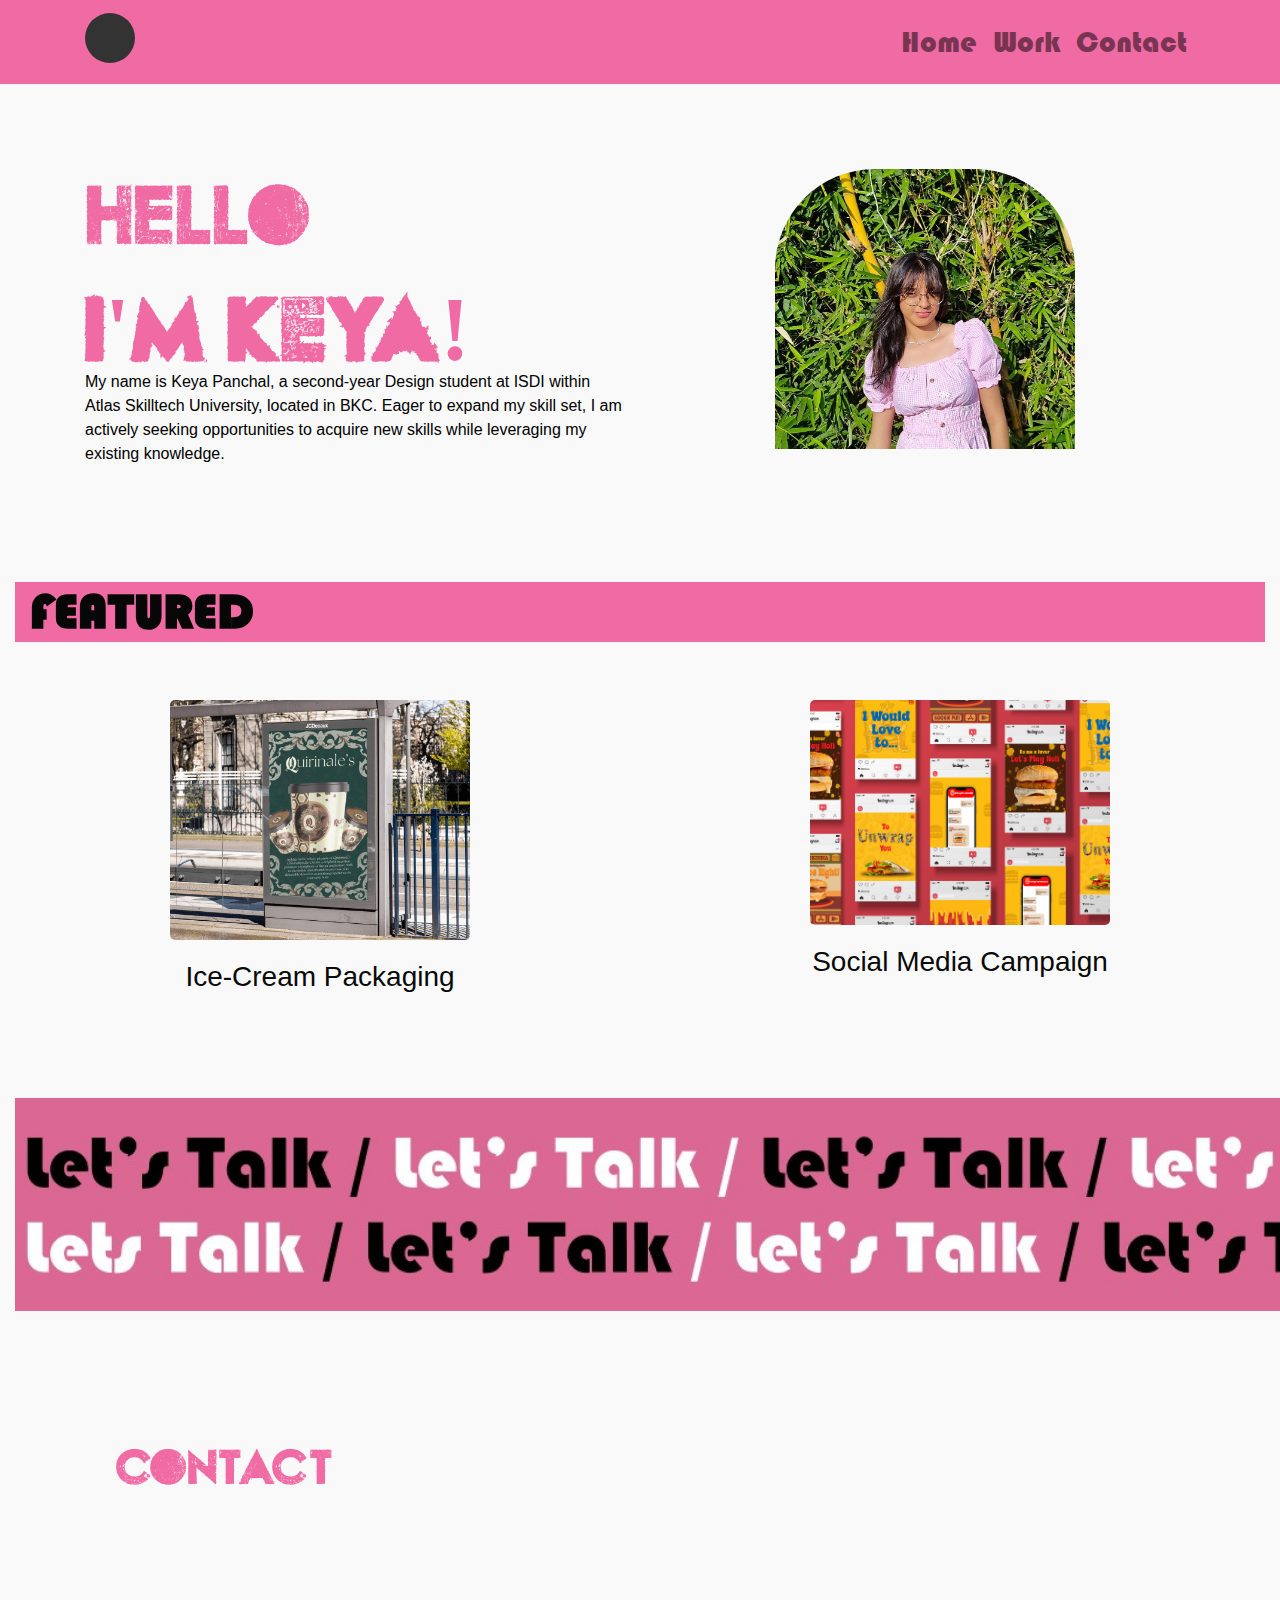
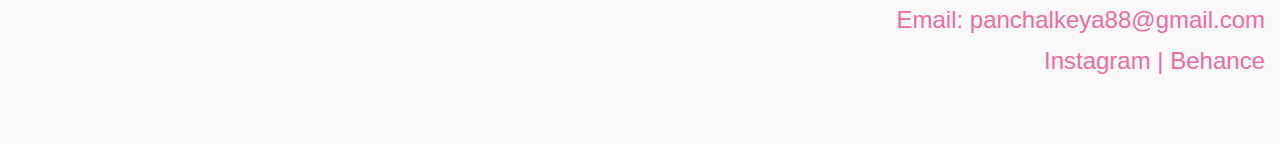
<file: index.html>
<!DOCTYPE html>
<html lang="en">
<head>
  <meta charset="UTF-8">
  <meta name="viewport" content="width=device-width, initial-scale=1.0">
  <title>Portfolio - Keya Panchal</title>
  <link href="https://maxcdn.bootstrapcdn.com/bootstrap/4.5.2/css/bootstrap.min.css" rel="stylesheet">
  <link href="styles.css" rel="stylesheet">
</head>
<body>
  <!-- Navbar -->
  <nav class="navbar navbar-expand-lg navbar-light bg-pink">
    <div class="container">
      <a class="navbar-brand" href="#"><span class="dot"></span></a>
      <button class="navbar-toggler" type="button" data-toggle="collapse" data-target="#navbarNav" aria-controls="navbarNav" aria-expanded="false" aria-label="Toggle navigation">
        <span class="navbar-toggler-icon"></span>
      </button>
      <div class="collapse navbar-collapse justify-content-end" id="navbarNav">
        <ul class="navbar-nav">
          <li class="nav-item"><a class="nav-link" href="index.html">Home</a></li>
          <li class="nav-item"><a class="nav-link" href="work.html">Work</a></li>
          <li class="nav-item"><a class="nav-link" href="#">Contact</a></li>
        </ul>
      </div>
    </div>
  </nav>

  <!-- About Section -->
  <section class="about-section text-center py-5">
    <div class="container">
      <div class="row align-items-center">
        <div class="col-md-6 text-md-left">
          <h1 class="hello"> Hello </h1>
          <h2 class="hello-text">I'm Keya!</h2>
          <p class="intro-text">
            My name is Keya Panchal, a second-year Design student at ISDI within Atlas Skilltech University, located in BKC. Eager to expand my skill set, I am actively seeking opportunities to acquire new skills while leveraging my existing knowledge.
          </p>
        </div>
        <div class="col-md-6 text-center">
          <img src="my picture.jpg" alt="Keya Panchal" class="img-fluid profile-image">
        </div>
      </div>
    </div>
  </section>

  <!-- Featured Section -->
  <section class="featured-section text-center py-5 ">
    <div class="container-fluid">
        <div height="250px" color="black" style="background-color: #f9f9f9 ;">
      <h2 class="featured-title">FEATURED</h2>
    </div>
      <div class="row">
        <div class="col-md-6">
          <div class="featured-item" style="margin-top: 50px";>
            <img src="long-bus-stand-poster-mockup-0016.jpg" alt="Ice-Cream Packaging" class="img-fluid" width="450px" height="650px">
            <a href="packaging design.html" target="_self" class="link-secondary link-offset-2 link-underline-opacity-25 link-underline-opacity-100-hover"><h3>Ice-Cream Packaging</h3></a>
          </div>
        </div>
        <div class="col-md-6">
          <div class="featured-item" style="margin-top: 50px";>
            <img src="Mockup.jpg" alt="Social Media Campaign" class="img-fluid" width="450px" height="650px">
            <a href="Burgerking.html" target="_self" class="link-secondary link-offset-2 link-underline-opacity-25 link-underline-opacity-100-hover"><h3>Social Media Campaign</h3></a>
          </div>
        </div>
      </div>
    </div>
  </section>

  <!-- Contact Section -->
  <section class="contact-section text-center py-5">
    <div class="container-fluid">
      <img src="banner.jpg" alt="lets talk" style="width: 1500px;"> 
      <p style="font-family: myfirst; font-size: 50px; text-align: left; padding: 100px;">Contact</p>
      <ul class="list contact-info" style="text-align: right;">
        <li class="list">Email: panchalkeya88@gmail.com</li>
        <li class="list">Instagram | Behance</li>
      </ul>
    </div>
  </section>

  <script src="https://code.jquery.com/jquery-3.5.1.slim.min.js"></script>
  <script src="https://cdn.jsdelivr.net/npm/bootstrap@4.5.2/dist/js/bootstrap.bundle.min.js"></script>
</body>
</html>
</file>
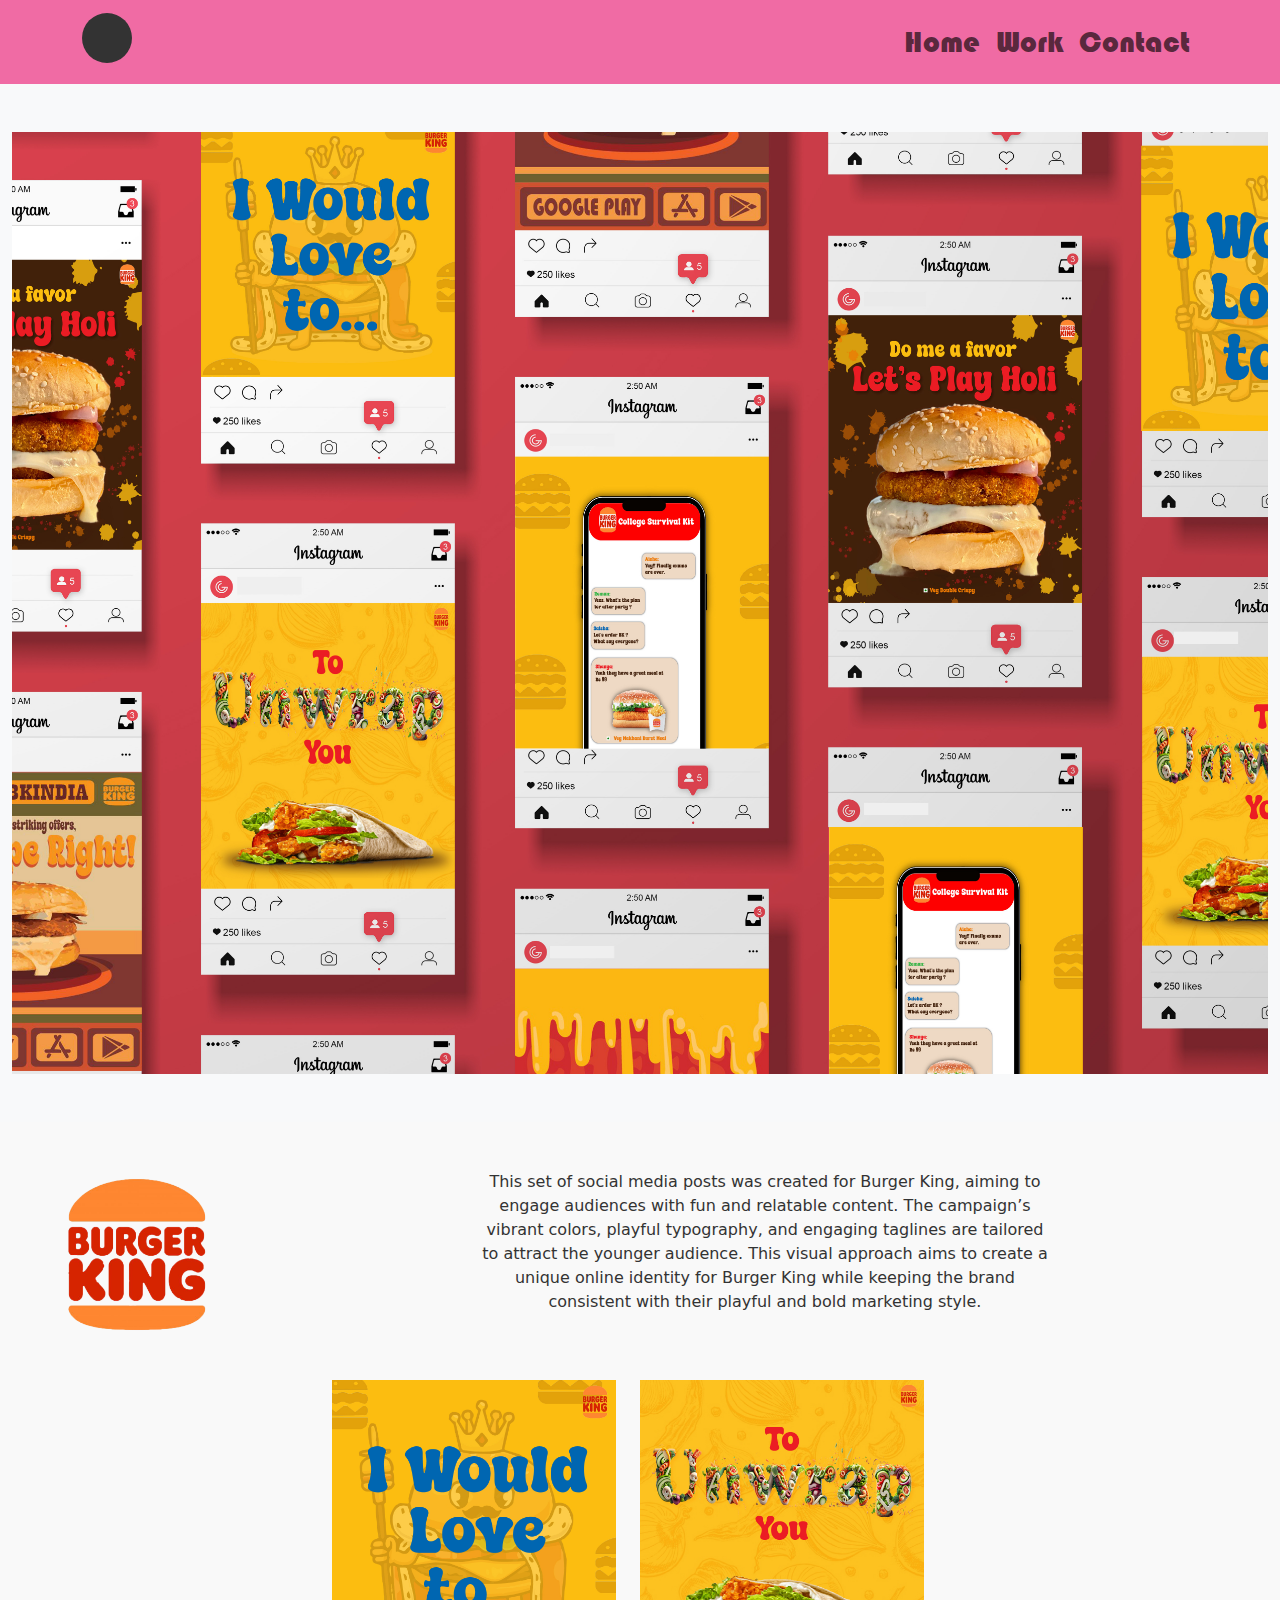
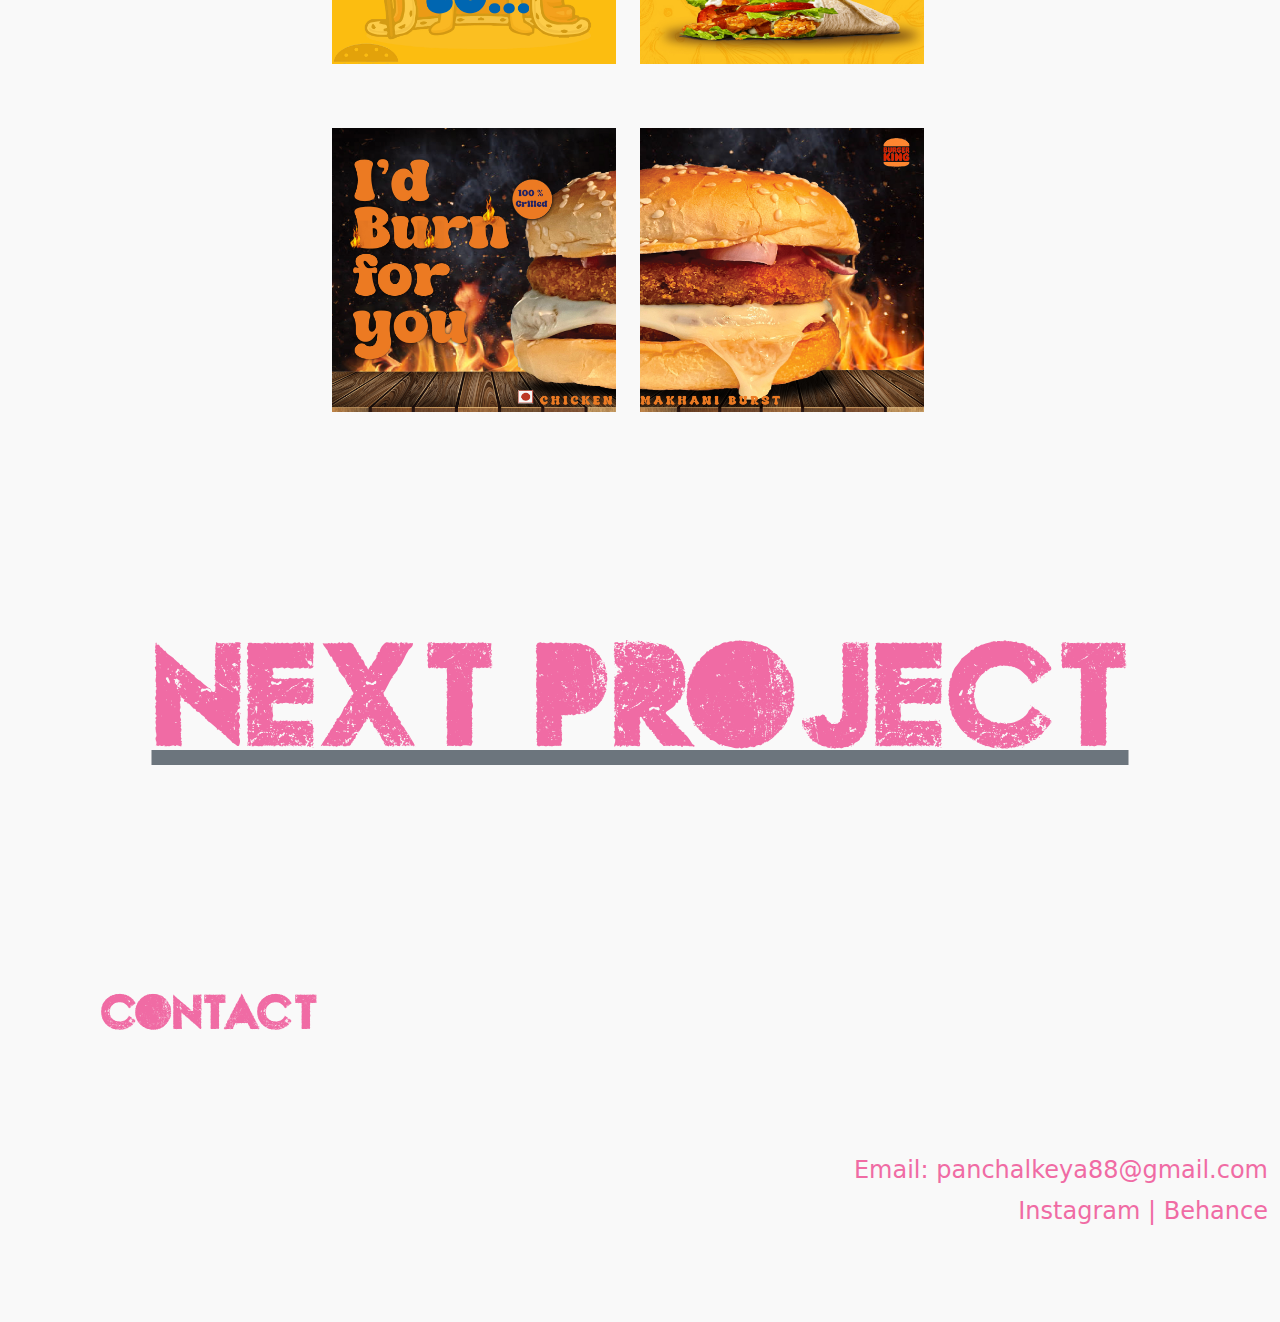
<file: Burgerking.html>
<!DOCTYPE html>
<html lang="en">
<head>
  <meta charset="UTF-8">
  <meta name="viewport" content="width=device-width, initial-scale=1.0">
  <title>Burger King Campaign</title>
  <link href="https://cdn.jsdelivr.net/npm/bootstrap@5.3.0-alpha1/dist/css/bootstrap.min.css" rel="stylesheet">
  <link href="styles.css" rel="stylesheet">
</head>
<body>

  <!-- Navbar -->
<nav class="navbar navbar-expand-lg navbar-light bg-pink">
    <div class="container">
      <a class="navbar-brand" href="#"><span class="dot"></span></a>
      <button class="navbar-toggler" type="button" data-toggle="collapse" data-target="#navbarNav" aria-controls="navbarNav" aria-expanded="false" aria-label="Toggle navigation">
        <span class="navbar-toggler-icon"></span>
      </button>
      <div class="collapse navbar-collapse justify-content-end" id="navbarNav">
        <ul class="navbar-nav">
          <li class="nav-item"><a class="nav-link" href="index.html">Home</a></li>
          <li class="nav-item"><a class="nav-link" href="work.html">Work</a></li>
          <li class="nav-item"><a class="nav-link" href="#">Contact</a></li>
        </ul>
      </div>
    </div>
  </nav>

  <!-- Social Media Post Images Section -->
  <section class="posts-section bg-light py-5">
    <div class="container-fluid">
      <img src="Mockup.jpg" alt="Instagram Page" width="100%">
    </div>
  </section>

  <!-- Burger King Campaign Section -->
  <section class="campaign-section text-center py-5">
    <div class="container-fluid">
        <div class="row mx-auto">
      <img src="burger-king.png" class="mb-3" alt="Burger King Logo" style="max-width: 250px;">
      <p class="campaign-description mx-auto" style="max-width: 600px;">
        This set of social media posts was created for Burger King, aiming to engage audiences with fun and relatable content. The campaign’s vibrant colors, playful typography, and engaging taglines are tailored to attract the younger audience. This visual approach aims to create a unique online identity for Burger King while keeping the brand consistent with their playful and bold marketing style.
      </p>
      <div class="row my-4">
        <div class="col-md-3 col-6 mb-3"  style="margin-left: 25%;">
          <img src="Post 1.jpg" class="img-fluid" alt="Campaign Image 1">
        </div>
        <div class="col-md-3 col-6 mb-3">
          <img src="Post 2.jpg" class="img-fluid" alt="Campaign Image 2">
        </div>
    </div>
    <div class="row my-4">
        <div class="col-md-3 col-6 mb-3" style="margin-left: 25%;">
          <img src="Post 3.jpg" class="img-fluid" alt="Campaign Image 3">
        </div>
        <div class="col-md-3 col-6 mb-3">
          <img src="Post 4.jpg" class="img-fluid" alt="Campaign Image 4">
        </div>
        </div>   
    </div>
    </div>
  </section>

  <!-- Next Project Section -->
  <section class="next-project-section text-center py-5">
<a href="packaging design.html" target="_self" class="link-secondary link-offset-2 link-underline-opacity-100-hover"><h2 class="next-project-title" style="font-size: 150px; font-family: myfirst; color: #f06ba4;">NEXT PROJECT</h2></a>
  </section>

  <!-- Contact Section -->
  <section class="contact-section text-center py-5">
    <div class="container-fluid">
      <div class="row my-4">
      <p style="font-family: myfirst; font-size: 50px; text-align: left; padding: 100px;">Contact</p>
      <ul class="list contact-info" style="text-align: right;">
        <li class="list">Email: panchalkeya88@gmail.com</li>
        <li class="list">Instagram | Behance</li>
      </ul>
    </div>
    </div>
  </section>

  <script src="https://cdn.jsdelivr.net/npm/bootstrap@5.3.0-alpha1/dist/js/bootstrap.bundle.min.js"></script>
</body>
</html>
</file>
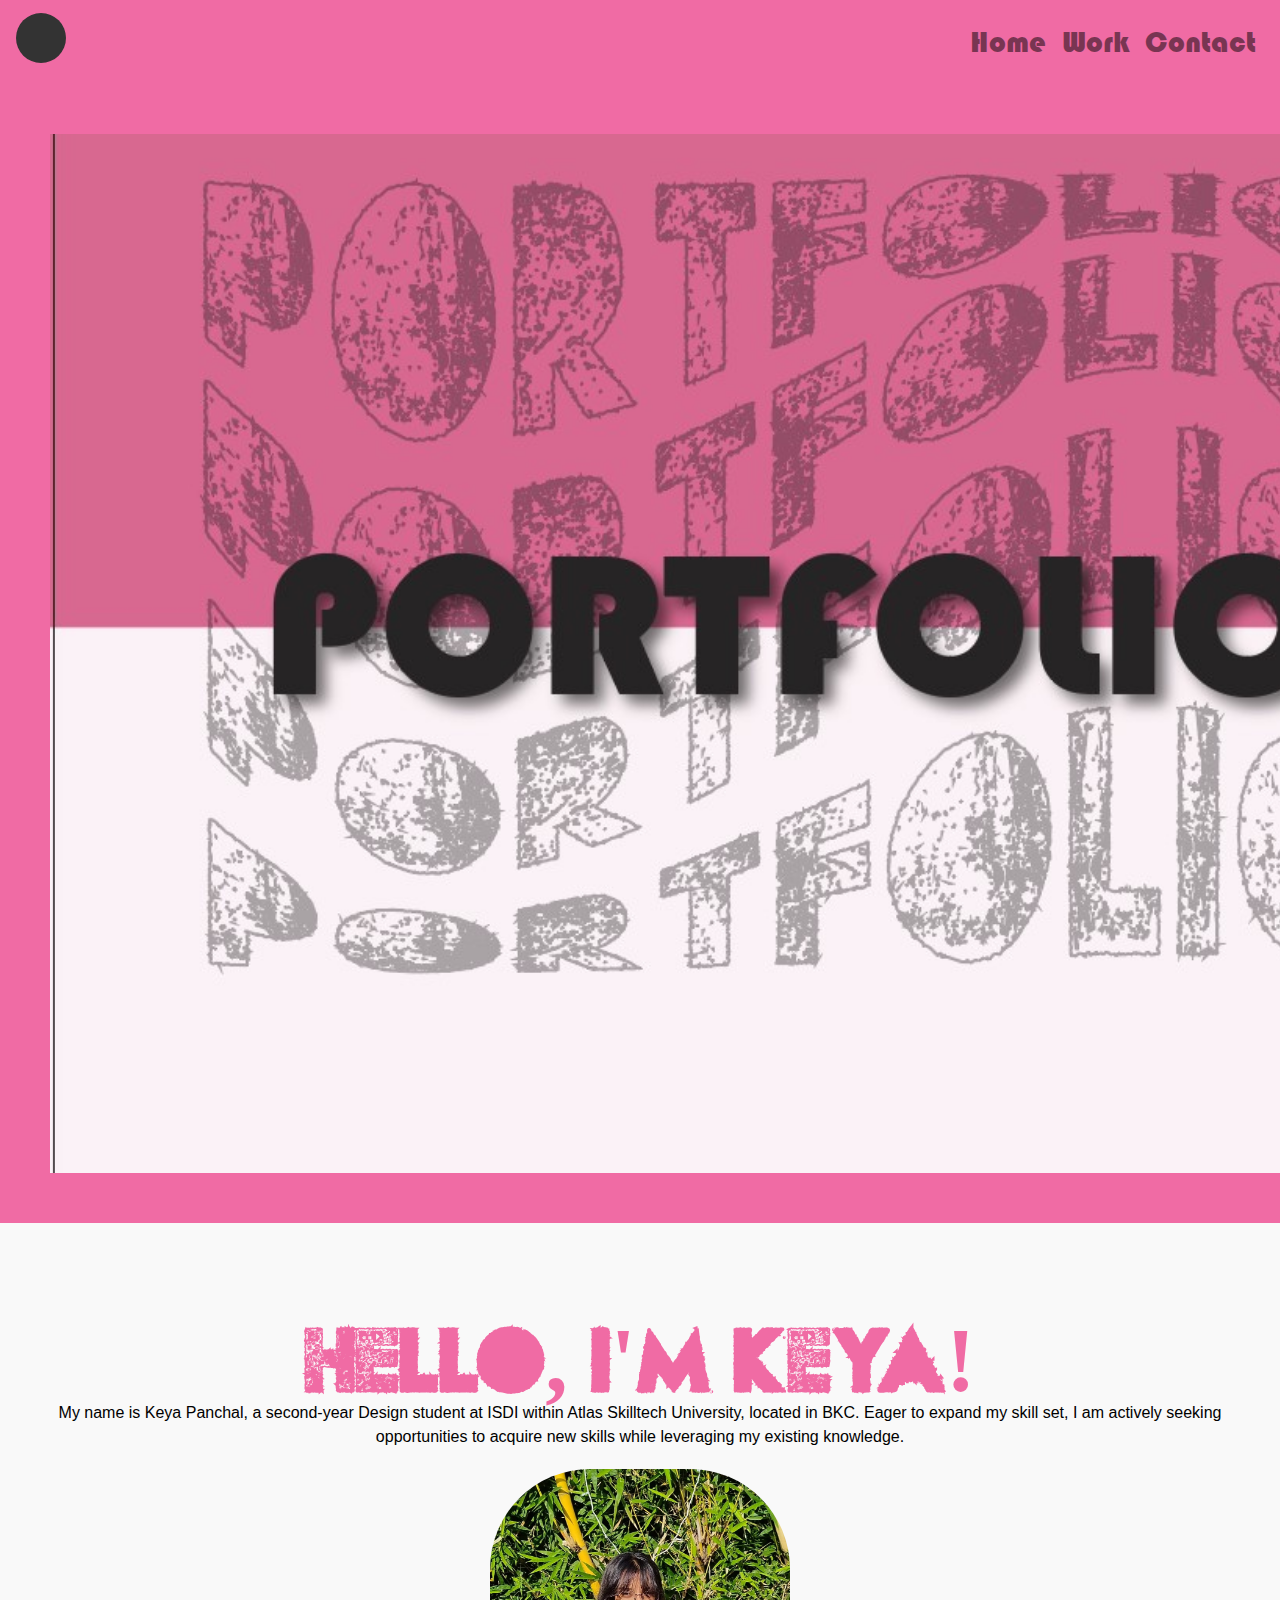
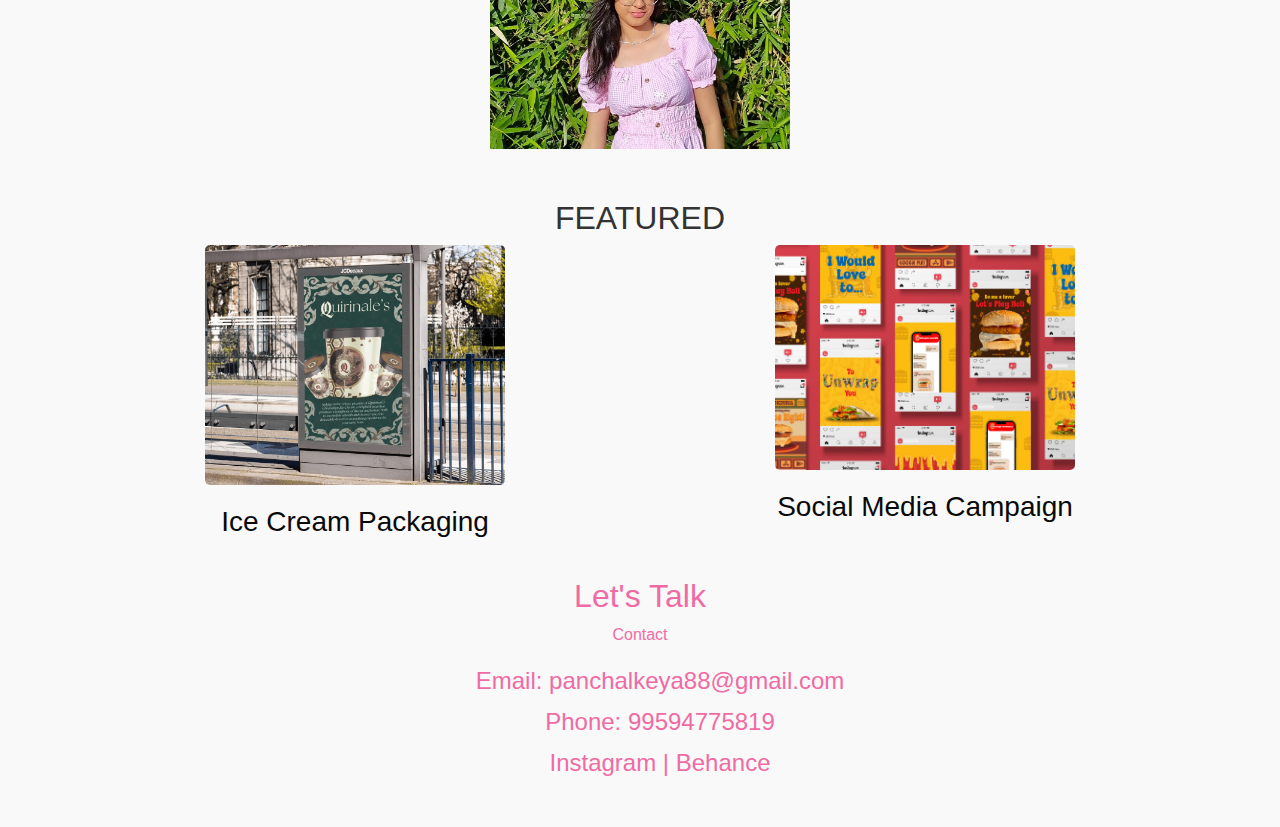
<file: figma portfolio.html>
<!DOCTYPE html>
<html lang="en">
<head>
  <meta charset="UTF-8">
  <meta name="viewport" content="width=device-width, initial-scale=1.0">
  <title>Portfolio - Keya Panchal</title>
  <link href="https://maxcdn.bootstrapcdn.com/bootstrap/4.5.2/css/bootstrap.min.css" rel="stylesheet">
  <link href="styles.css" rel="stylesheet">
</head>
<body>
  <!-- Navbar -->
  <nav class="navbar navbar-expand-lg navbar-light bg-pink">
    <a class="navbar-brand" href="#"><span class="dot"></span></a>
    <div class="collapse navbar-collapse justify-content-end">
      <ul class="navbar-nav">
        <li class="nav-item"><a class="nav-link" href="#">Home</a></li>
        <li class="nav-item"><a class="nav-link" href="#">Work</a></li>
        <li class="nav-item"><a class="nav-link" href="#">Contact</a></li>
      </ul>
    </div>
  </nav>

  <!-- Header Section -->
  <section class="header-section text-center">
    <img src="Home.jpg" alt="Portfolioimg" width="1500px">
  </section>

  <!-- About Section -->
  <section class="about-section text-center">
    <h2 class="hello-text">Hello, I'm Keya!</h2>
    <p class="intro-text">
      My name is Keya Panchal, a second-year Design student at ISDI within Atlas Skilltech University, located in BKC. Eager to expand my skill set, I am actively seeking opportunities to acquire new skills while leveraging my existing knowledge.
    </p>
    <img src="my picture.jpg" alt="Keya Panchal" class="profile-image">
  </section>

  <!-- Featured Section -->
  <section class="featured-section text-center">
    <h2>FEATURED</h2>
    <div class="container">
      <div class="row">
        <div class="col-md-6">
          <div class="featured-item">
            <img src="long-bus-stand-poster-mockup-0016.jpg" alt="Ice Cream Packaging" class="img-fluid" width="351px" height="439px">
            <h3>Ice Cream Packaging</h3>
          </div>
        </div>
        <div class="col-md-6">
          <div class="featured-item">
            <img src="Mockup.jpg" alt="Social Media Campaign" class="img-fluid" width="351px" height="439px">
            <h3>Social Media Campaign</h3>
          </div>
        </div>
      </div>
    </div>
  </section>

  <!-- Contact Section -->
  <section class="contact-section text-center">
    <h2>Let's Talk</h2>
    <p>Contact</p>
    <ul class="contact-info">
      <li>Email: panchalkeya88@gmail.com</li>
      <li>Phone: 99594775819</li>
      <li>Instagram | Behance</li>
    </ul>
  </section>

  <script src="https://code.jquery.com/jquery-3.5.1.slim.min.js"></script>
  <script src="https://cdn.jsdelivr.net/npm/bootstrap@4.5.2/dist/js/bootstrap.bundle.min.js"></script>
</body>
</html>
</file>
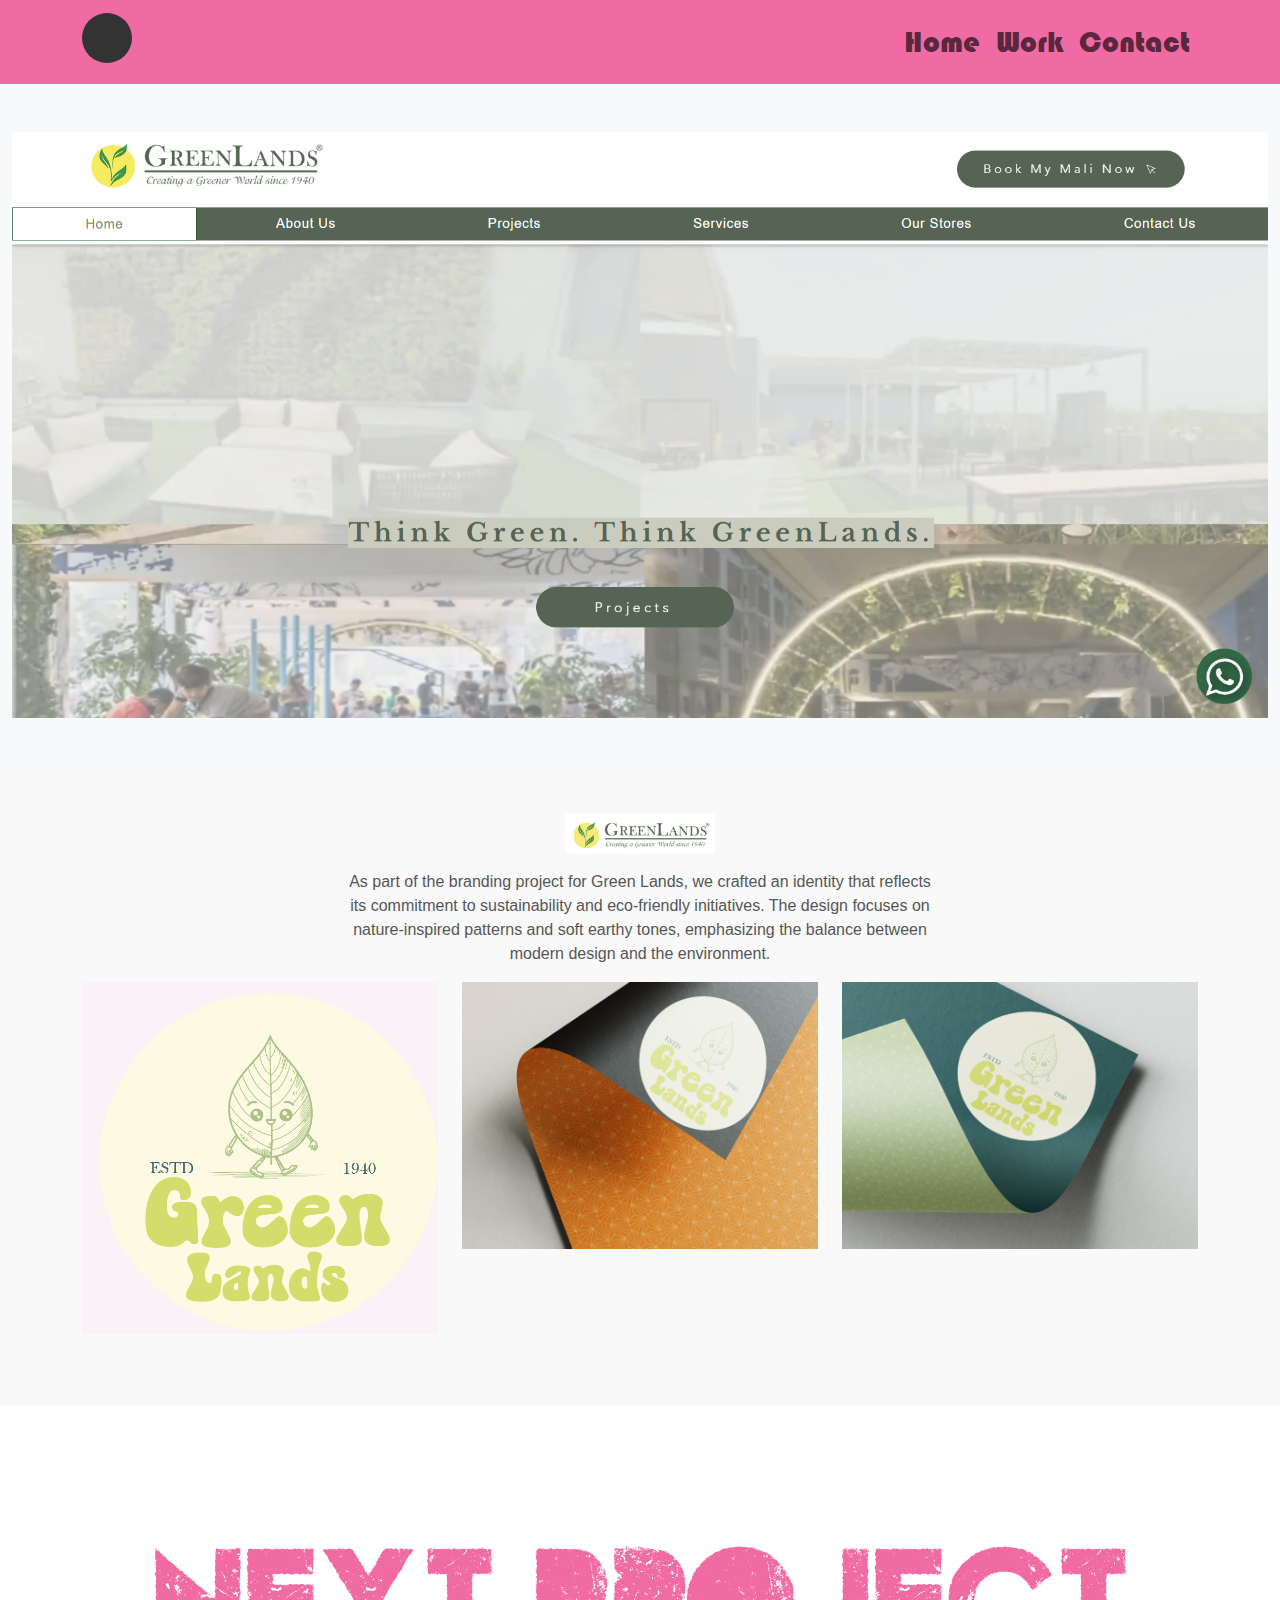
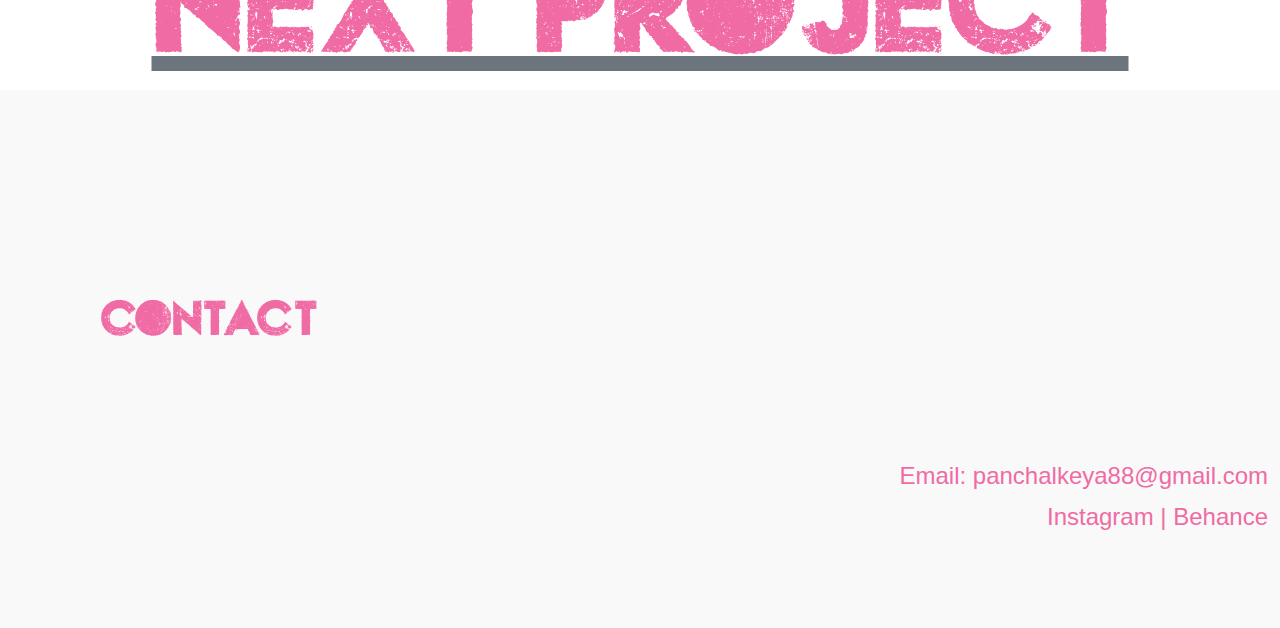
<file: logo.html>
<!DOCTYPE html>
<html lang="en">
<head>
  <meta charset="UTF-8">
  <meta name="viewport" content="width=device-width, initial-scale=1.0">
  <title>Green Lands Project</title>
  <link href="https://cdn.jsdelivr.net/npm/bootstrap@5.3.0-alpha1/dist/css/bootstrap.min.css" rel="stylesheet">
  <link href="logostyle.css" rel="stylesheet">
</head>
<body>

  <!-- Navbar -->
  <nav class="navbar navbar-expand-lg navbar-light bg-pink">
    <div class="container">
      <a class="navbar-brand" href="#"><span class="dot"></span></a>
      <button class="navbar-toggler" type="button" data-toggle="collapse" data-target="#navbarNav" aria-controls="navbarNav" aria-expanded="false" aria-label="Toggle navigation">
        <span class="navbar-toggler-icon"></span>
      </button>
      <div class="collapse navbar-collapse justify-content-end" id="navbarNav">
        <ul class="navbar-nav">
          <li class="nav-item"><a class="nav-link" href="index.html">Home</a></li>
          <li class="nav-item"><a class="nav-link" href="work.html">Work</a></li>
          <li class="nav-item"><a class="nav-link" href="#">Contact</a></li>
        </ul>
      </div>
    </div>
  </nav>

  <!-- Hero Section -->
  <section class="posts-section bg-light py-5">
    <div class="container-fluid">
      <img src="green banner.png" alt="Instagram Page" width="100%">
    </div>
  </section>

  <!-- Project Section -->
  <section class="project-section py-5">
    <div class="container text-center">
      <img src="original logo.png" class="img-fluid mb-3" alt="Green Lands Logo" style="width: 150px;">
      <p class="project-description mx-auto" style="max-width: 600px;">
        As part of the branding project for Green Lands, we crafted an identity that reflects its commitment to sustainability and eco-friendly initiatives. The design focuses on nature-inspired patterns and soft earthy tones, emphasizing the balance between modern design and the environment.
      </p>
      <div class="row justify-content-center">
        <div class="col-md-6 col-lg-4 mb-4">
          <img src="green logo.png" class="img-fluid" alt="Design 1"> 
        </div>
        <div class="col-md-6 col-lg-4 mb-4">
          <img src="Logo Mock1.jpg" class="img-fluid" alt="Design 2"> 
        </div>
        <div class="col-md-6 col-lg-4 mb-4">
            <img src="Logo Mock2.jpg" class="img-fluid" alt="Design 1"> 
          </div>
      </div>
    </div>
  </section>

  <!-- Next Project Section -->
  <section class="next-project-section text-center py-5">
    <a href="posters.html" target="_self" class="link-secondary link-offset-2 link-underline-opacity-100-hover"><h2 class="next-project-title" style="font-size: 150px; font-family: myfirst; color: #f06ba4;">NEXT PROJECT</h2></a>
      </section>

  <!-- Contact Section -->
  <section class="contact-section text-center py-5">
    <div class="container-fluid">
      <div class="row my-4">
      <p style="font-family: myfirst; font-size: 50px; text-align: left; padding: 100px;">Contact</p>
      <ul class="list contact-info" style="text-align: right;">
        <li class="list">Email: panchalkeya88@gmail.com</li>
        <li class="list">Instagram | Behance</li>
      </ul>
    </div>
    </div>
  </section>

  <script src="https://cdn.jsdelivr.net/npm/bootstrap@5.3.0-alpha1/dist/js/bootstrap.bundle.min.js"></script>
</body>
</html>
</file>
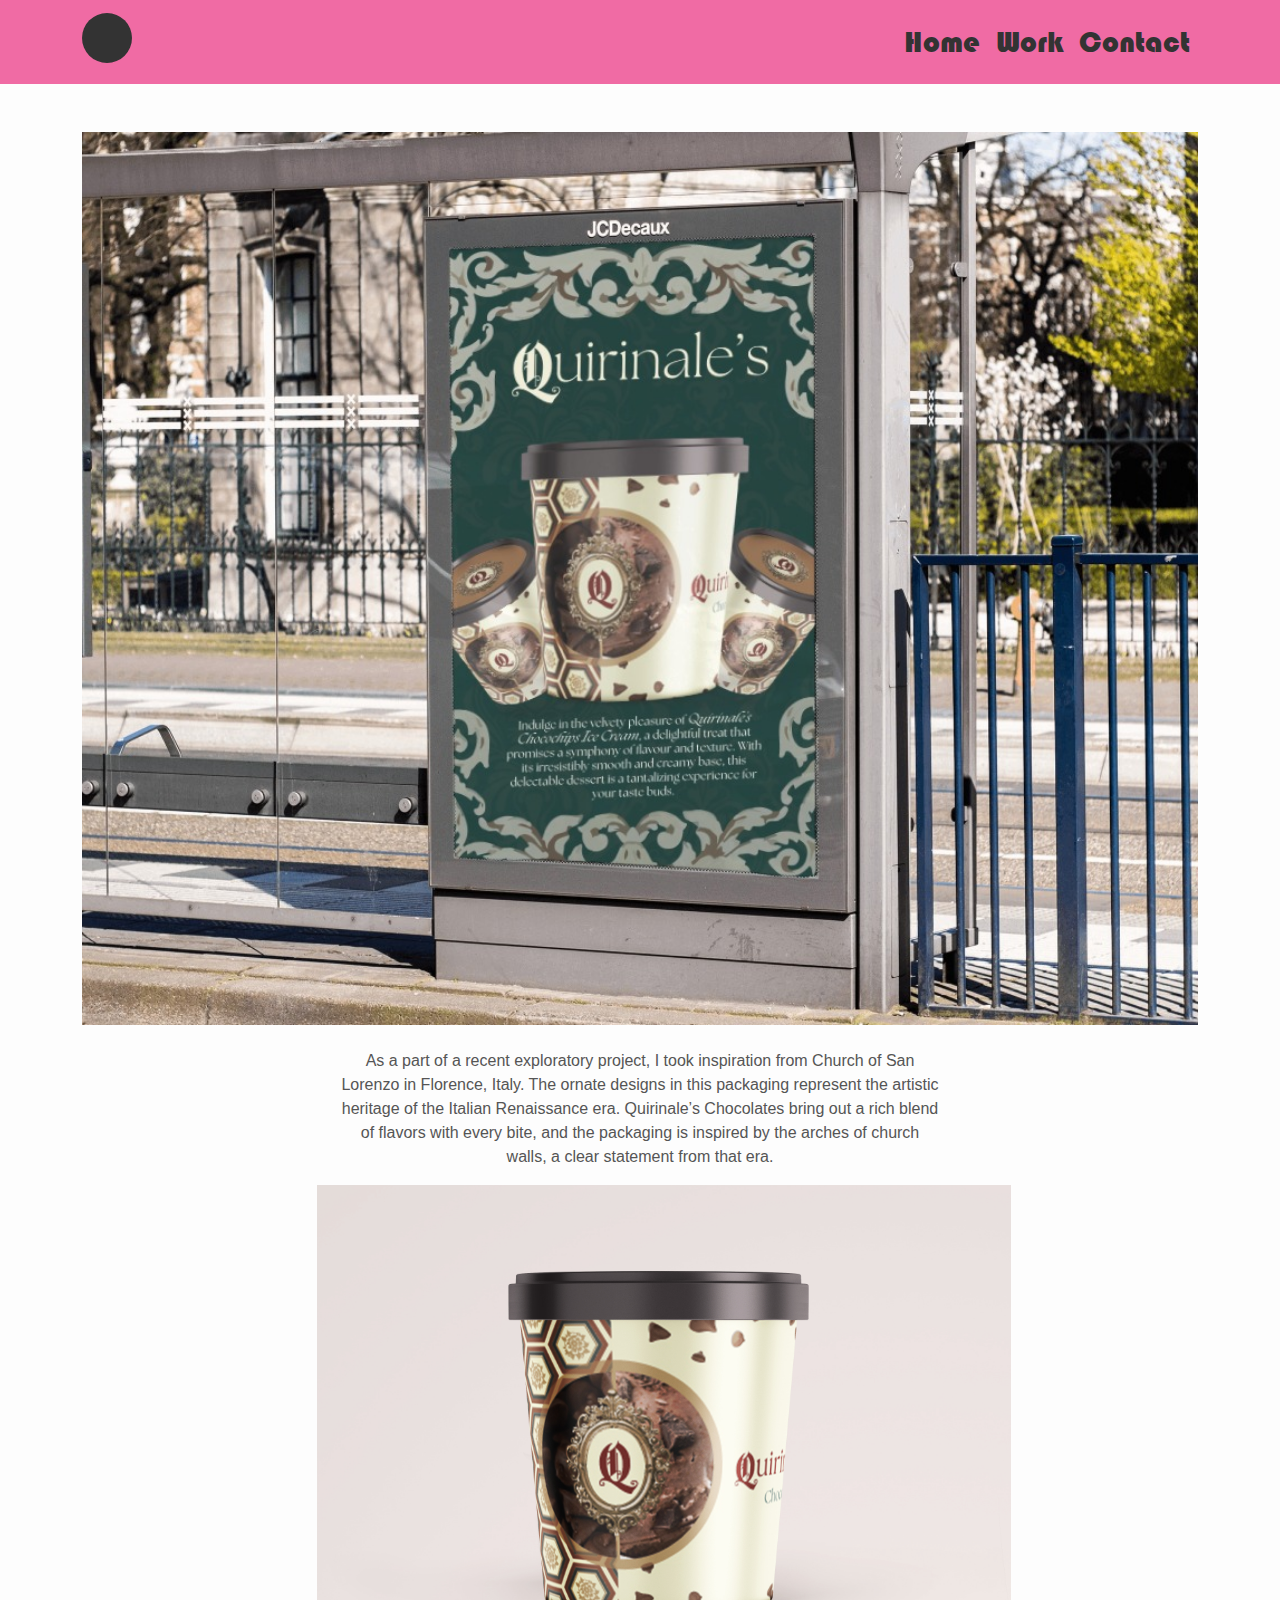
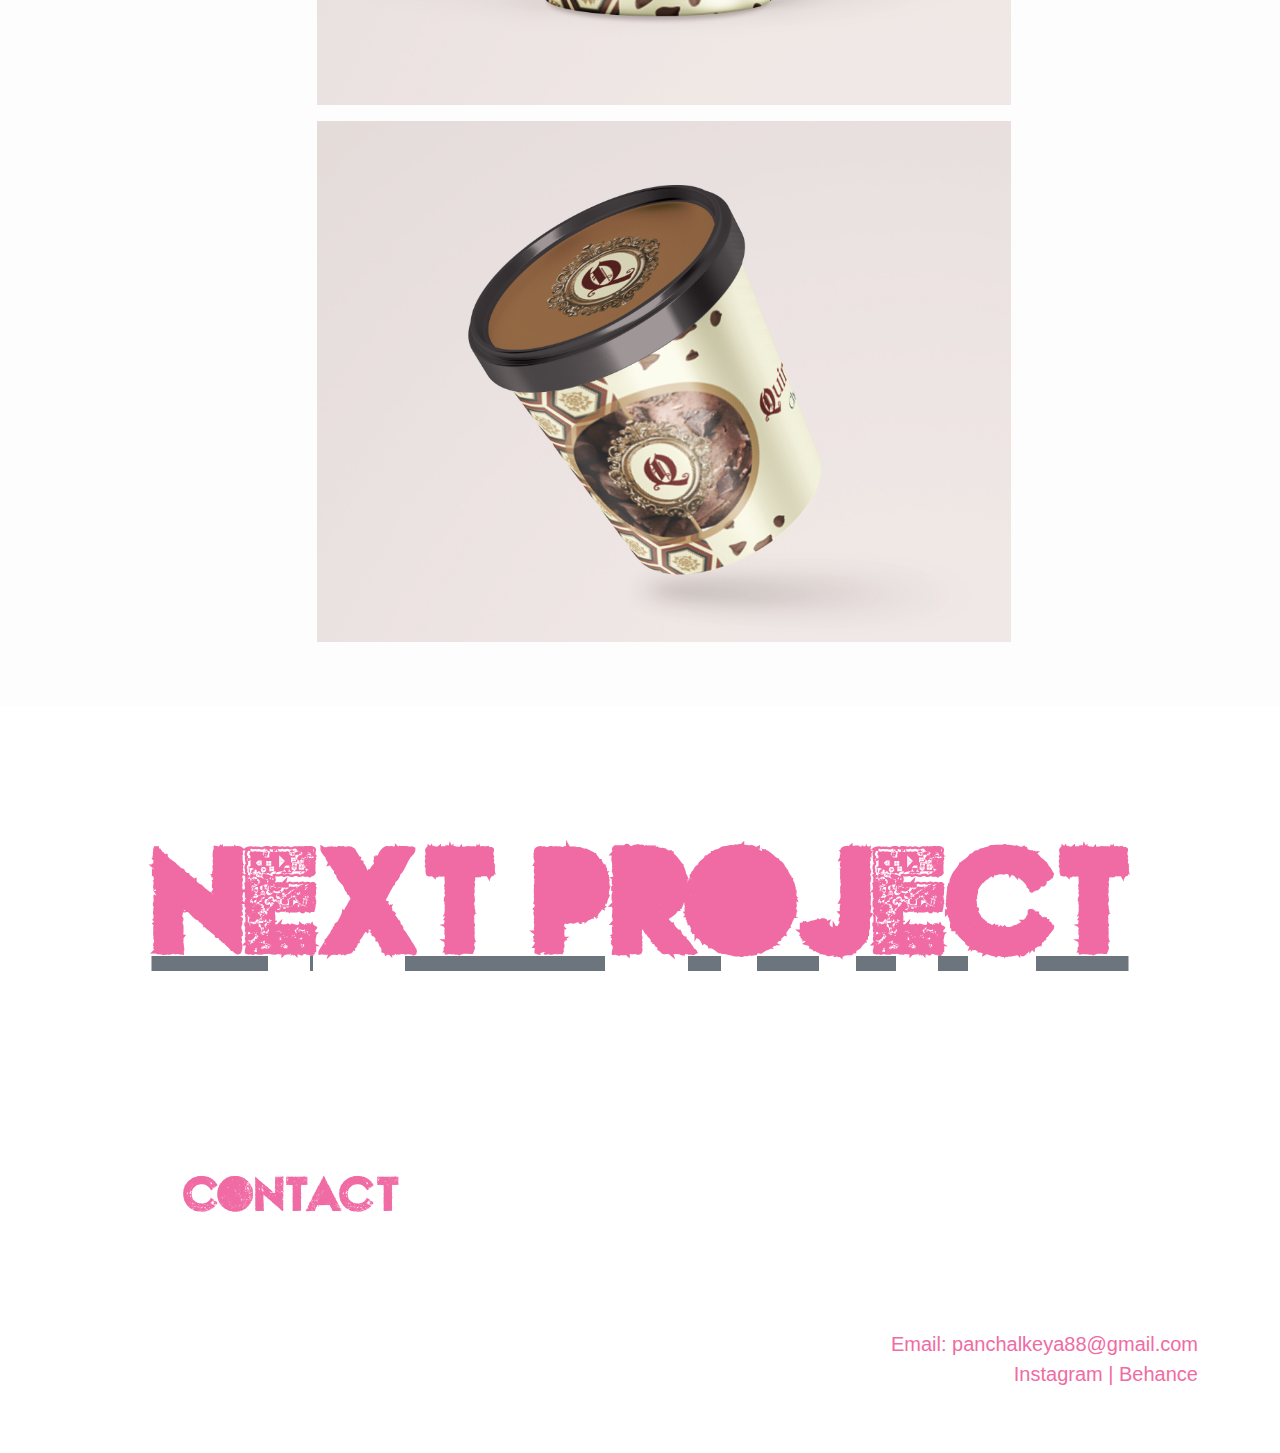
<file: packaging design.html>
<!DOCTYPE html>
<html lang="en">
<head>
  <meta charset="UTF-8">
  <meta name="viewport" content="width=device-width, initial-scale=1.0">
  <title>Packaging Design</title>
  <link href="https://cdn.jsdelivr.net/npm/bootstrap@5.3.0-alpha1/dist/css/bootstrap.min.css" rel="stylesheet">
  <link href="packstyle.css" rel="stylesheet">
</head>
<body>

  <!-- Navbar -->
  <nav class="navbar navbar-expand-lg navbar-light bg-pink">
    <div class="container">
      <a class="navbar-brand" href="#"><span class="dot"></span></a>
      <button class="navbar-toggler" type="button" data-bs-toggle="collapse" data-bs-target="#navbarNav" aria-controls="navbarNav" aria-expanded="false" aria-label="Toggle navigation">
        <span class="navbar-toggler-icon"></span>
      </button>
      <div class="collapse navbar-collapse justify-content-end" id="navbarNav">
        <ul class="navbar-nav">
          <li class="nav-item"><a class="nav-link" href="index.html">Home</a></li>
          <li class="nav-item"><a class="nav-link" href="work.html">Work</a></li>
          <li class="nav-item"><a class="nav-link" href="#">Contact</a></li>
        </ul>
      </div>
    </div>
  </nav>

  <!-- Project Section -->
  <section class="project-section text-center py-5">
    <div class="container">
      <div class="row mb-4">
        <div class="col-md-12">
          <img src="long-bus-stand-poster-mockup-0016.jpg" class="img-fluid" alt="Project Poster" width="100%">
        </div>
      </div>
      <p class="project-description mx-auto" style="max-width: 600px;">
        As a part of a recent exploratory project, I took inspiration from Church of San Lorenzo in Florence, Italy. The ornate designs in this packaging represent the artistic heritage of the Italian Renaissance era. Quirinale’s Chocolates bring out a rich blend of flavors with every bite, and the packaging is inspired by the arches of church walls, a clear statement from that era.
      </p>
      <div class="row" style="margin-left: 20%;">
        <div class="col-md-4 col-6 mb-3">
          <img src="Ice cream1.jpg" class="img" alt="Packaging Image 1" width="250%">
        </div>
    </div>
    <div class="row" style="margin-left: 20%;">
        <div class="col-md-4 col-6 mb-3">
          <img src="Ice cream 2.jpg" class="img" alt="Packaging Image 2" width="250%">
        </div>
      </div>
    </div>
  </section>

  <!-- Next Project Section -->
  <section class="next-project-section text-center py-5">
    <a href="logo.html" target="_self" class="link-secondary link-offset-2 link-underline-opacity-100-hover"><h2 class="next-project-title" style="font-size: 150px; font-family: myfirst; color: #f06ba4;">NEXT PROJECT</h2></a>
  </section>

  <!-- Contact Section -->
  <section class="contact-section text-center py-5">
    <div class="container">
        <p style="font-family: myfirst; font-size: 50px; text-align: left; padding: 100px;">CONTACT</p>
        <ul class="list contact-info" style="text-align: right;">
      <li>Email: panchalkeya88@gmail.com</li>
      <li>Instagram | Behance</li>
    </ul>
    </div>
  </section>

  <script src="https://cdn.jsdelivr.net/npm/bootstrap@5.3.0-alpha1/dist/js/bootstrap.bundle.min.js"></script>
</body>
</html>
</file>
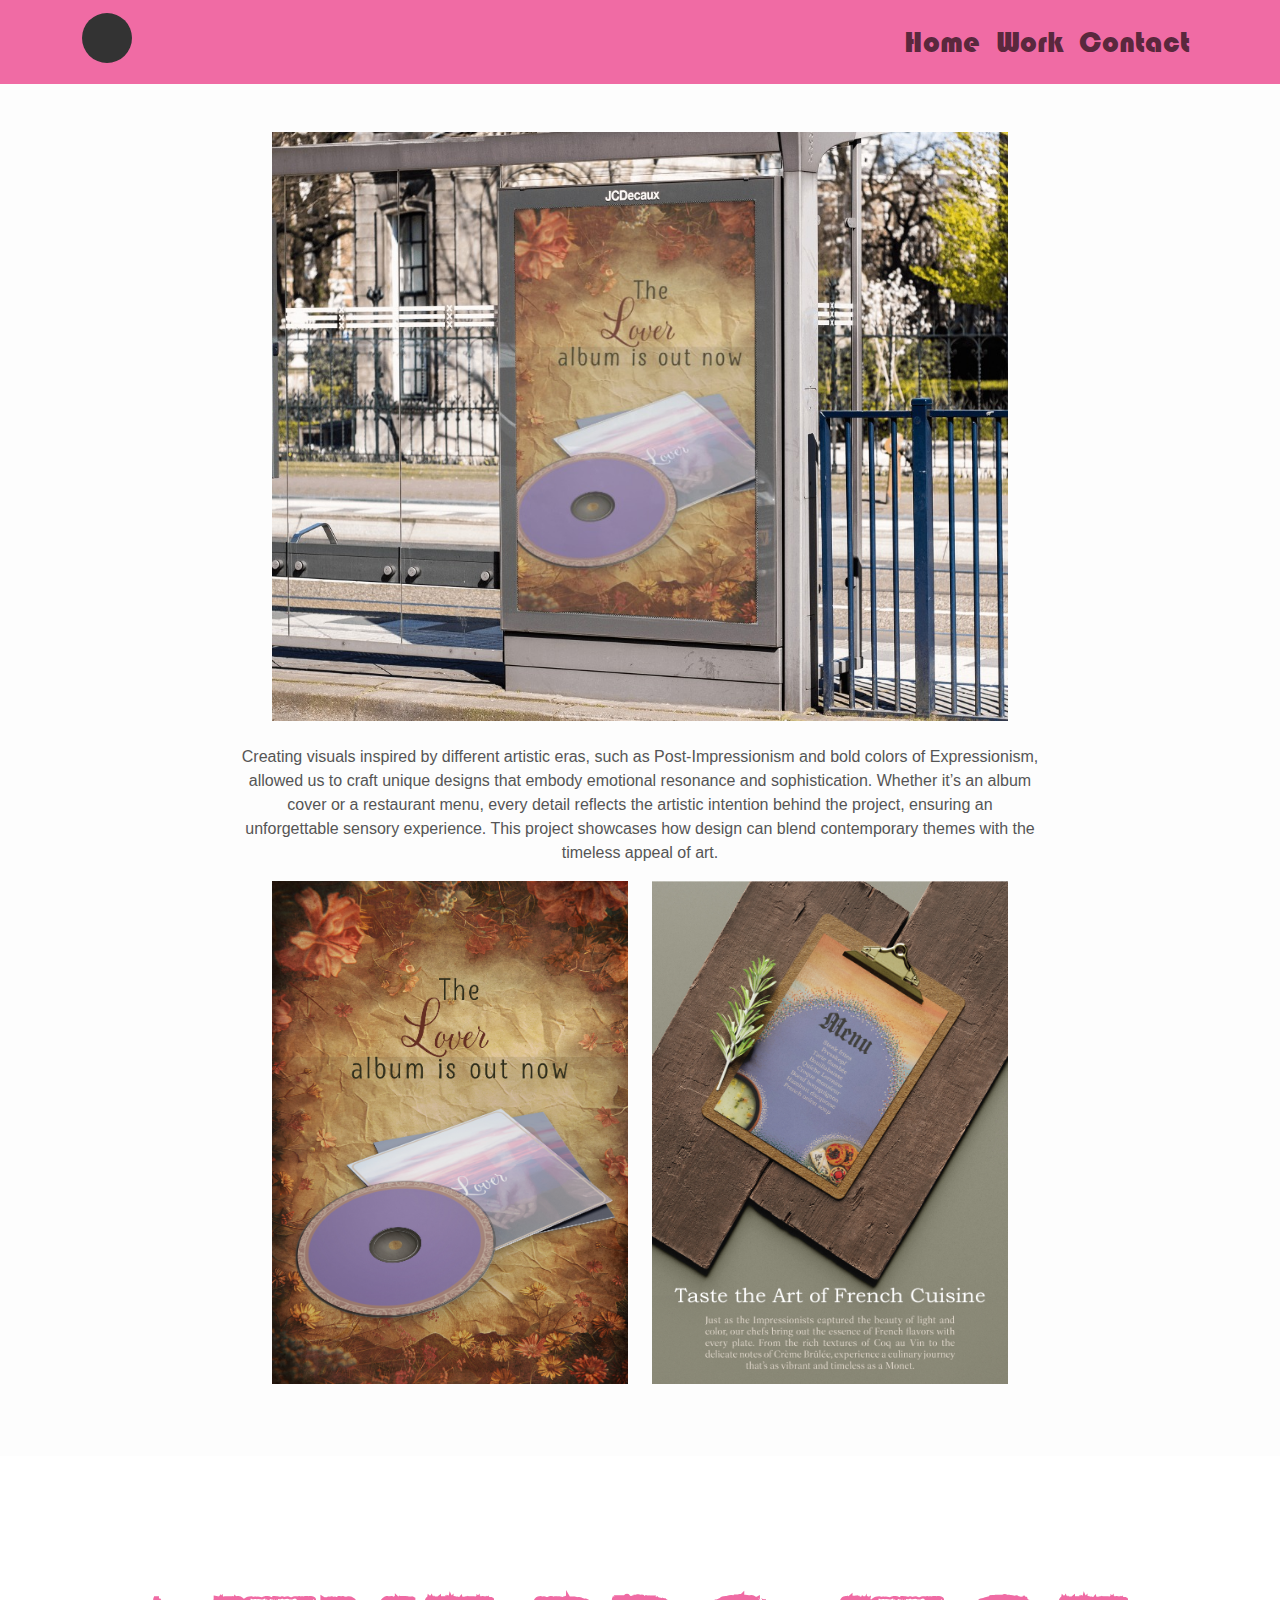
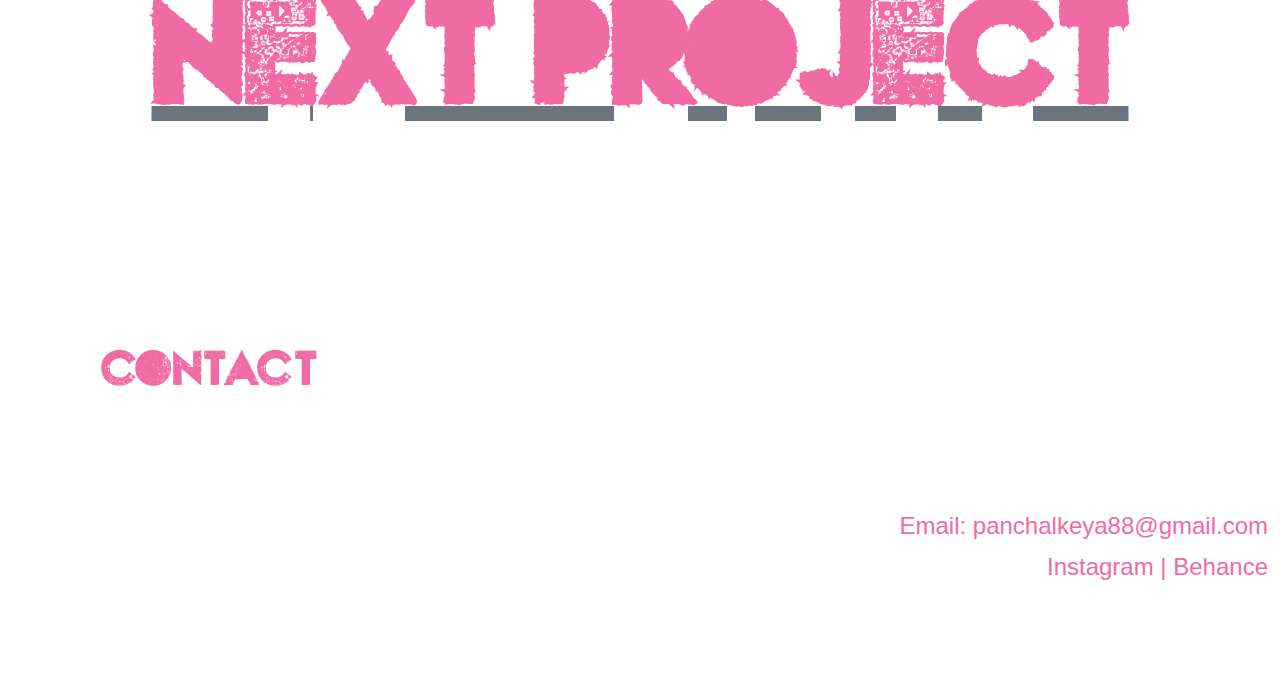
<file: posters.html>
<!DOCTYPE html>
<html lang="en">
<head>
  <meta charset="UTF-8">
  <meta name="viewport" content="width=device-width, initial-scale=1.0">
  <title>Posters</title>
  <link href="https://cdn.jsdelivr.net/npm/bootstrap@5.3.0-alpha1/dist/css/bootstrap.min.css" rel="stylesheet">
  <link href="posterstyle.css" rel="stylesheet">
</head>
<body>

  <!-- Navbar -->
  <nav class="navbar navbar-expand-lg navbar-light bg-pink">
    <div class="container">
      <a class="navbar-brand" href="#"><span class="dot"></span></a>
      <button class="navbar-toggler" type="button" data-toggle="collapse" data-target="#navbarNav" aria-controls="navbarNav" aria-expanded="false" aria-label="Toggle navigation">
        <span class="navbar-toggler-icon"></span>
      </button>
      <div class="collapse navbar-collapse justify-content-end" id="navbarNav">
        <ul class="navbar-nav">
          <li class="nav-item"><a class="nav-link" href="index.html">Home</a></li>
          <li class="nav-item"><a class="nav-link" href="work.html">Work</a></li>
          <li class="nav-item"><a class="nav-link" href="#">Contact</a></li>
        </ul>
      </div>
    </div>
  </nav>

  <!-- Project Section -->
  <section class="project-section py-5">
    <div class="container text-center">
      <div class="row justify-content-center">
        <div class="col-md-8 mb-4">
          <img src="CD Bus Mockup.jpg" class="img-fluid" alt="Album Poster"> 
        </div>
      </div>
      <p class="project-description mx-auto" style="max-width: 800px;">
        Creating visuals inspired by different artistic eras, such as Post-Impressionism and bold colors of Expressionism, allowed us to craft unique designs that embody emotional resonance and sophistication. Whether it’s an album cover or a restaurant menu, every detail reflects the artistic intention behind the project, ensuring an unforgettable sensory experience. This project showcases how design can blend contemporary themes with the timeless appeal of art.
      </p>
      <div class="row justify-content-center">
        <div class="col-md-6 col-lg-4 mb-4">
          <img src="CD Poster.jpg" class="img-fluid" alt="Album Flat Layout"> 
        </div>
        <div class="col-md-6 col-lg-4 mb-4">
          <img src="Menu-Poster.jpg" class="img-fluid" alt="Menu Design"> 
        </div>
      </div>
    </div>
  </section>

  <!-- Next Project Section -->
  <section class="next-project-section text-center py-5">
    <a href="Burgerking.html" target="_self" class="link-secondary link-offset-2 link-underline-opacity-100-hover"><h2 class="next-project-title" style="font-size: 150px; font-family: myfirst; color: #f06ba4;">NEXT PROJECT</h2></a>
      </section>

  <!-- Contact Section -->
  <section class="contact-section text-center py-5">
    <div class="container-fluid">
      <div class="row my-4">
      <p style="font-family: myfirst; font-size: 50px; text-align: left; padding: 100px;">Contact</p>
      <ul class="list contact-info" style="text-align: right;">
        <li class="list">Email: panchalkeya88@gmail.com</li>
        <li class="list">Instagram | Behance</li>
      </ul>
    </div>
    </div>
  </section>

  <script src="https://cdn.jsdelivr.net/npm/bootstrap@5.3.0-alpha1/dist/js/bootstrap.bundle.min.js"></script>
</body>
</html>
</file>
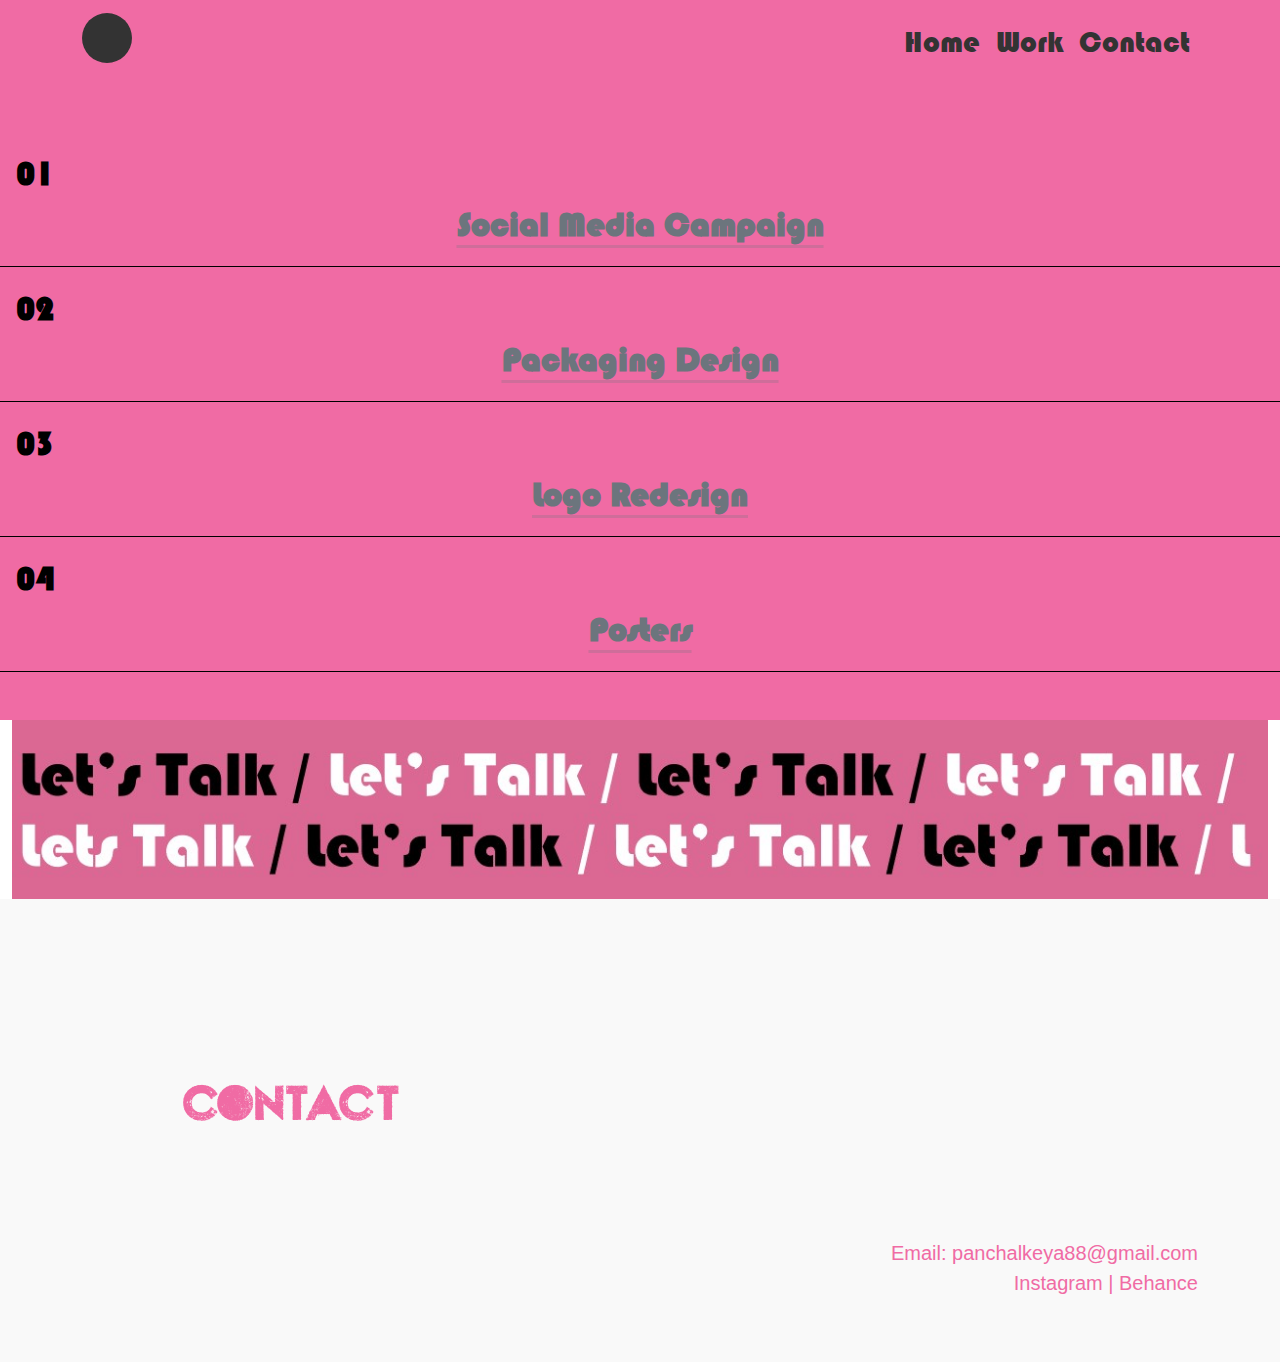
<file: work.html>
<!DOCTYPE html>
<html lang="en">
<head>
  <meta charset="UTF-8">
  <meta name="viewport" content="width=device-width, initial-scale=1.0">
  <title>Work- Keya Panchal</title>
  <link href="https://cdn.jsdelivr.net/npm/bootstrap@5.3.0-alpha1/dist/css/bootstrap.min.css" rel="stylesheet">
  <link href="styles2.css" rel="stylesheet">
</head>
<body>

  <!-- Navbar -->
  <nav class="navbar navbar-expand-lg navbar-light bg-pink">
    <div class="container">
      <a class="navbar-brand" href="#"><span class="dot"></span></a>
      <button class="navbar-toggler" type="button" data-bs-toggle="collapse" data-bs-target="#navbarNav" aria-controls="navbarNav" aria-expanded="false" aria-label="Toggle navigation">
        <span class="navbar-toggler-icon"></span>
      </button>
      <div class="collapse navbar-collapse justify-content-end" id="navbarNav">
        <ul class="navbar-nav">
          <li class="nav-item"><a class="nav-link" href="index.html">Home</a></li>
          <li class="nav-item"><a class="nav-link" href="work.html">Work</a></li>
          <li class="nav-item"><a class="nav-link" href="#">Contact</a></li>
        </ul>
      </div>
    </div>
  </nav>

  <!-- Work Section -->
  <section class="work-section py-5 bg-pink text-center">
    <div class="container-fluid">
      <div class="row">
       <div class="work-item p-3">
            <span class="work-number">01</span>
            <span class="work-title"><a href="Burgerking.html" target="_self" class="link-secondary link-offset-2 link-underline-opacity-25 link-underline-opacity-100-hover">Social Media Campaign</a></span>
          </div>
        </div>
        <div class="row">
          <div class="work-item p-3">
            <span class="work-number">02</span>
            <span class="work-title"><a href="packaging design.html" target="_self" class="link-secondary link-offset-2 link-underline-opacity-25 link-underline-opacity-100-hover">Packaging Design</span></a>
          </div>
        </div>
        <div class="row">
          <div class="work-item p-3">
            <span class="work-number">03</span>
            <span class="work-title"><a href="logo.html" target="_self" class="link-secondary link-offset-2 link-underline-opacity-25 link-underline-opacity-100-hover">Logo Redesign</span></a>
          </div>
        </div>
       <div class="row">
          <div class="work-item p-3">
            <span class="work-number">04</span>
            <span class="work-title"><a href="posters.html" target="_self" class="link-secondary link-offset-2 link-underline-opacity-25 link-underline-opacity-100-hover">Posters</span></a>
          </div>
        </div>
      </div>
    
  </section>

  <!-- Let's Talk Section -->
  <div class="container-fluid">
    <img src="banner.jpg" alt="lets talk" width="100%">
  </div>

  <!-- Contact Section -->
  <section class="contact-section text-center py-5">
    <div class="container">
        <p style="font-family: myfirst; font-size: 50px; text-align: left; padding: 100px;">CONTACT</p>
        <ul class="list contact-info" style="text-align: right;">
      <li>Email: panchalkeya88@gmail.com</li>
      <li>Instagram | Behance</li>
    </ul>
    </div>
  </section>

  <script src="https://cdn.jsdelivr.net/npm/bootstrap@5.3.0-alpha1/dist/js/bootstrap.bundle.min.js"></script>
</body>
</html>
</file>
<file: styles.css>
/* General Styles */
@font-face {
  font-family: myfirst;
  src: url("WastedPersonalUseRegular-WyegG.ttf");
}

@font-face {
  font-family: mysecond;
  src: url(Bauhaus\ 93\ Regular.ttf);
}

body {
    color: #333;
    background-color: #f9f9f9;
  }
  
  .bg-pink {
    background-color: #f06ba4;
  }
  
  /* Navbar */
  .navbar .dot {
    width: 50px;
    height: 50px;
    background-color: #333;
    border-radius: 50%;
    display: inline-block;
  }

  .nav-item{
    font-family: mysecond;
    font-size: 30px;
    color: #070707;
  }
  
  /* Header Section */
  .header-section {
    padding: 50px;
    background-color: #f06ba4;
    position: relative;
    color: white;
  }
  
  .portfolio-title {
    font-size: 4rem;
    font-weight: bold;
  }
  
  .portfolio-bg {
    font-size: 6rem;
    color: rgba(255, 255, 255, 0.2);
    position: absolute;
    top: 10px;
    left: 50%;
    transform: translateX(-50%);
  }
  
  /* About Section */
  .about-section {
    padding: 50px;
    text-align: center;
    
  }

  .hello{
    font-family: myfirst;
    font-size: 85px;
    color: #f06ba4;
  }
  
  .hello-text {
    font-size: 90px;
    font-weight: bold;
    color: #f06ba4;
    font-family: myfirst;
  }
  
  .intro-text {
    font-size: 1rem;
    margin: 20px 0;
    color:black
  }
  
  .profile-image {
    width: 300px;
    border-radius: 100px 100px 0px 0px;
  }
  
  /* Featured Section */
  .featured-section {
    background-color:  #f9f9f9;
    
  }

  .featured-title {
    font-size: 50px;
    color: #070707;
    font-weight: bold;
    background-color: #f06ba4;
    font-family: mysecond;
    text-align: left;
    padding-left: 15px;
  }
  
  .featured-item h3 {
    margin-top: 20px;
    color: #090909;
    background-color: #f9f9f9;
  }

  .featured-item img {
    width: 100%;
    max-width: 300px;
    border-radius: 5px;
    background-color: #f9f9f9;
  }
  
  /* Contact Section */
  .contact-section {
    background-color: #f9f9f9;
    color: #f06ba4;
    padding: 30px 0;
  }
  
  .contact-info {
    list-style-type: none;
  }
  
  .contact-info li {
    font-size: 24px;
    margin: 5px 0;
  }
</file>
<file: logostyle.css>
/* General Styles */
@font-face {
    font-family: myfirst;
    src: url("WastedPersonalUseRegular-WyegG.ttf");
  }
  
  @font-face {
    font-family: mysecond;
    src: url(Bauhaus\ 93\ Regular.ttf);
  }

body {
    font-family: Arial, sans-serif;
    color: #333;
  }
  
  .bg-pink {
    background-color: #f06ba4;
  }
  
  .navbar .dot {
    width: 50px;
    height: 50px;
    background-color: #333;
    border-radius: 50%;
    display: inline-block;
  }

  .nav-item{
    font-family: mysecond;
    font-size: 30px;
    color: #070707;
  }

  .navbar .navbar-brand img {
    border-radius: 50%;
  }
  
  /* Hero Section */
  .hero-section h2 {
    font-size: 2rem;
    color: #333;
  }
  
  /* Project Section */
  .project-section {
    background-color: #f9f9f9;
  }
  
  .project-description {
    font-size: 1rem;
    color: #555;
  }
  
  /* Next Project Section */
  .next-project-section {
    color: #f9f9f9;
  }
  
  .next-project-title {
    font-size: 50px;
    font-family: myfirst;
  }
  
  /* Contact Section */
  .contact-section {
    background-color: #f9f9f9;
    color: #f06ba4;
    padding: 30px 0;
  }
  
  .contact-info {
    list-style-type: none;
  }
  
  .contact-info li {
    font-size: 24px;
    margin: 5px 0;
  }
</file>
<file: packstyle.css>
/* General Styles */
@font-face {
    font-family: myfirst;
    src: url("WastedPersonalUseRegular-WyegG.ttf");
  }
  
  @font-face {
    font-family: mysecond;
    src: url(Bauhaus\ 93\ Regular.ttf);
  }

body {
    font-family: Arial, sans-serif;
    color: #333;
  }
  
  .bg-pink {
    background-color: #f06ba4;
  }
  
  .navbar .dot {
    width: 50px;
    height: 50px;
    background-color: #333;
    border-radius: 50%;
    display: inline-block;
  }
  
  /* Navbar Link Styling */
  .navbar-nav .nav-link {
    color: #333;
    font-size: 30px;
    font-family: mysecond;
  }
  
  .navbar-nav .nav-link:hover {
    color: #555;
  }
  
  /* Project Section */
  .project-section {
    background-color: #fdfdfd;
  }
  
  .project-description {
    font-size: 1rem;
    color: #555;
  }
  
  /* Next Project Section */
  .next-project-section {
    color: #fff;
  }
  
  .next-project-title {
    font-size: 2.5rem;
    font-weight: bold;
  }
  
   /* Contact Section */
   .contact-section {
    background-color: #ffffff;
    color: #f06ba4;
    padding: 30px 0;
  }
  
  .contact-info {
    list-style-type: none;
  }
  
  .contact-info li {
    font-size: 20px;
  }
</file>
<file: posterstyle.css>
/* General Styles */
@font-face {
    font-family: myfirst;
    src: url("WastedPersonalUseRegular-WyegG.ttf");
  }
  
  @font-face {
    font-family: mysecond;
    src: url(Bauhaus\ 93\ Regular.ttf);
  }

body {
    font-family: Arial, sans-serif;
    color: #333;
  }
  
  .bg-pink {
    background-color: #f06ba4;
  }
  
  .navbar .dot {
    width: 50px;
    height: 50px;
    background-color: #333;
    border-radius: 50%;
    display: inline-block;
  }

  .nav-item{
    font-family: mysecond;
    font-size: 30px;
    color: #070707;
  }
  
  .navbar .navbar-brand img {
    border-radius: 50%;
  }
  
  /* Project Section */
  .project-section {
    background-color: #fdfdfd;
  }
  
  .project-description {
    font-size: 1rem;
    color: #555;
  }
  
  /* Next Project Section */
  .next-project-section {
    color: #fff;
  }
  
  .next-project-title {
    font-size: 2.5rem;
    font-weight: bold;
  }
  
  /* Contact Section */
  .contact-section {
    background-color: #ffffff;
    color: #f06ba4;
    padding: 30px 0;
  }
  
  .contact-info {
    list-style-type: none;
  }
  
  .contact-info li {
    font-size: 24px;
    margin: 5px 0;
  }
</file>
<file: styles2.css>
/* General Styles */

@font-face {
    font-family: myfirst;
    src: url("WastedPersonalUseRegular-WyegG.ttf");
  }
  
  @font-face {
    font-family: mysecond;
    src: url(Bauhaus\ 93\ Regular.ttf);
  }

body {
    font-family: Arial, sans-serif;
    color: #333;
  }
  
  .bg-pink {
    background-color: #f06ba4;
  }
  
  .navbar .dot {
    width: 50px;
    height: 50px;
    background-color: #333;
    border-radius: 50%;
    display: inline-block;
  }
  
  /* Navbar Link Styling */
  .navbar-nav .nav-link {
    color: #333;
    font-size: 30px;
    font-family: mysecond;
  }
  
  /* Work Section */
  .work-section {
    background-color: #f06ba4;
    color: #000;
  }
  
  .work-item {
    background-color: #f06ba4;
    color: #000;
    border-bottom: 1px solid #000;
  }
  
  .work-number {
    font-size: 34px;
    font-weight: bold;
    display: block;
    font-family: mysecond;
    text-align: left;
  }
  
  .work-title {
    font-size: 34px;
    font-weight: bold;
    font-family: mysecond;
    text-align: end;
  }
  
  /* Let's Talk Section */
  .lets-talk-section {
    background-color: #f06ba4;
    color: #fff;
    font-weight: bold;
    font-size: 1.2rem;
  }
  
  /* Contact Section */
  .contact-section {
    background-color: #f9f9f9;
    color: #f06ba4;
    padding: 30px 0;
  }
  
  .contact-info {
    list-style-type: none;
  }
  
  .contact-info li {
    font-size: 20px;
  }
</file>
